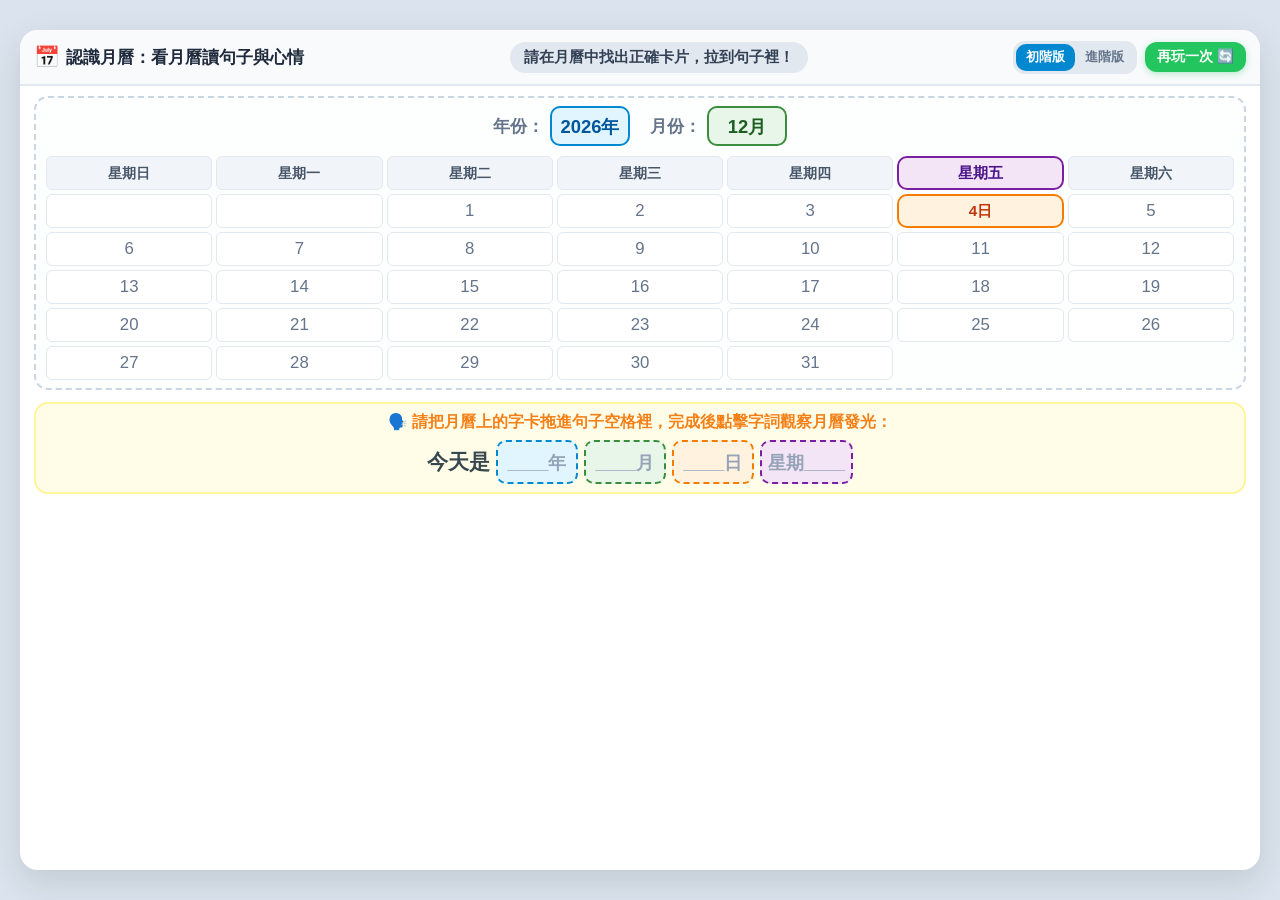
<file: index.html>
<!DOCTYPE html>
<html lang="zh-Hant">
<head>
  <meta charset="UTF-8">
  <meta name="viewport" content="width=device-width, initial-scale=1.0, maximum-scale=1.0, user-scalable=no">
  <title>認識月曆與心情 - 日曆小管家</title>
  <link rel="stylesheet" href="style.css?v=2">
</head>
<body>
  <div class="game-container">
    <!-- 頂部導航列 -->
    <header class="top-bar">
      <div class="header-title-wrap">
        <span class="header-icon">📅</span>
        <h1 class="header-title">認識月曆：看月曆讀句子與心情</h1>
      </div>
      <div id="feedback-banner" class="feedback-banner" aria-live="polite">
        請在月曆中找出正確卡片，拉到句子裡！
      </div>
      <div class="header-actions">
        <div class="mode-switch-wrap">
          <button id="btn-mode-easy" class="btn-mode active">初階版</button>
          <button id="btn-mode-hard" class="btn-mode">進階版</button>
        </div>
        <button id="btn-restart" class="btn-restart-top">再玩一次 🔄</button>
      </div>
    </header>

    <!-- 主遊戲舞台 -->
    <main class="main-content">
      <!-- 上半部：放大版月曆 -->
      <section class="calendar-section">
        <div class="calendar-plate">
          <div class="cal-top-row">
            <div class="cal-slot-item">
              <span class="slot-label-text">年份：</span>
              <div class="source-card card-year" id="card-year" data-type="year"></div>
            </div>
            <div class="cal-slot-item">
              <span class="slot-label-text">月份：</span>
              <div class="source-card card-month" id="card-month" data-type="month"></div>
            </div>
          </div>

          <div class="cal-grid" id="cal-grid"></div>
        </div>
      </section>

      <!-- 下半部：句子與心情互動區 -->
      <section class="bottom-section">
        <!-- 句子填空列 (放大25%) -->
        <div class="sentence-box">
          <div class="sentence-guide" id="sentence-guide-txt">
            🗣️ 請把月曆上的字卡拖進句子空格裡，完成後點擊字詞觀察月曆發光：
          </div>
          <div class="sentence-row">
            <span class="sentence-prefix">今天是</span>
            <div class="sentence-slot slot-year" id="target-year" data-type="year">____年</div>
            <div class="sentence-slot slot-month" id="target-month" data-type="month">____月</div>
            <div class="sentence-slot slot-day" id="target-day" data-type="day">____日</div>
            <div class="sentence-slot slot-weekday" id="target-weekday" data-type="weekday">星期____</div>
          </div>
        </div>

        <!-- 心情互動區 (點擊即選取，放大30%) -->
        <div class="mood-box hidden" id="mood-section">
          <div class="mood-question" id="mood-prompt-title">💖 今天的心情怎麼樣？請點選下方的心情卡片：</div>
          <div class="mood-deck" id="mood-deck"></div>
        </div>
      </section>
    </main>
  </div>

  <script src="script.js"></script>
</body>
</html>
</file>
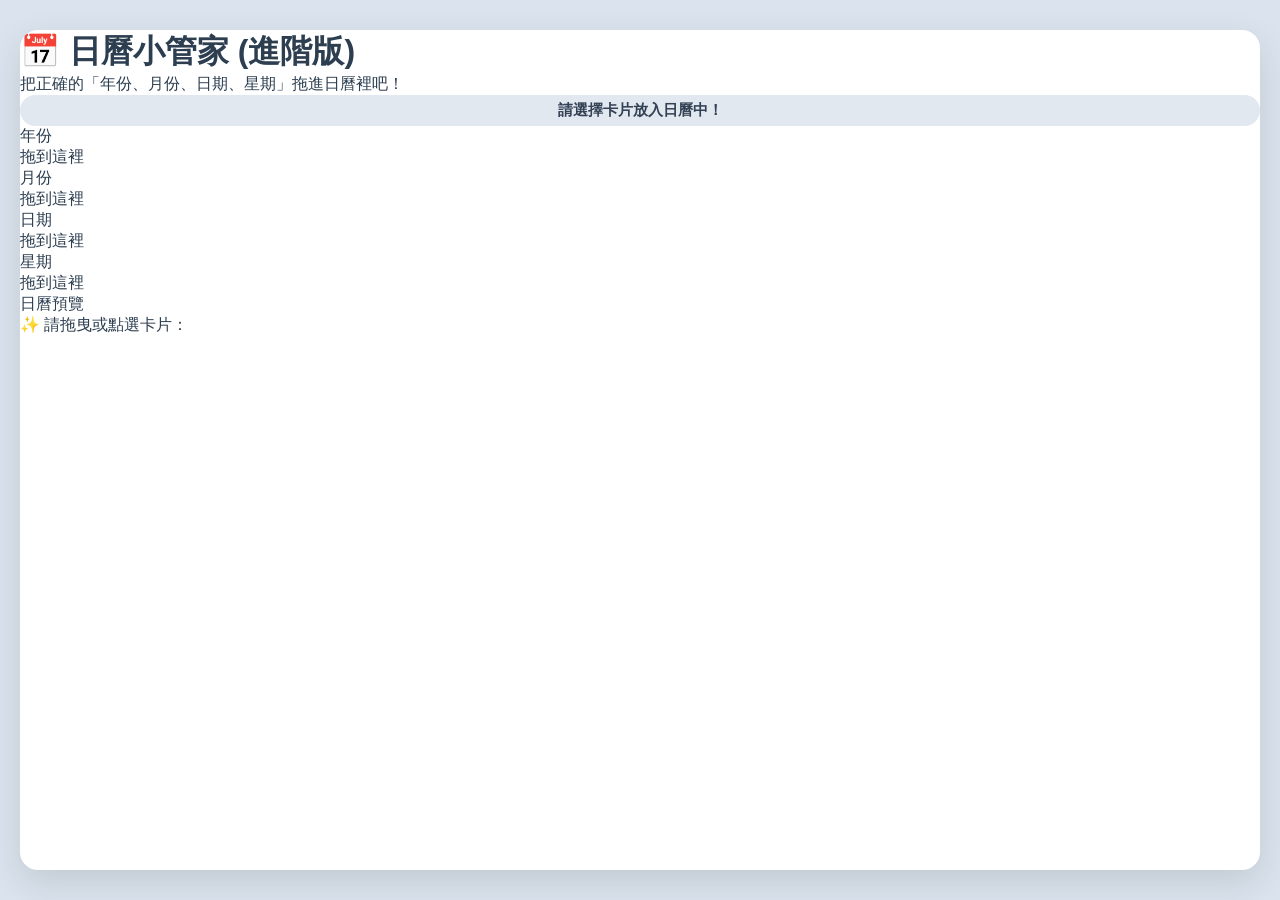
<file: index (4).html>
<!DOCTYPE html>
<html lang="zh-HK">
<head>
  <meta charset="UTF-8">
  <meta name="viewport" content="width=device-width, initial-scale=1.0, maximum-scale=1.0, user-scalable=no">
  <title>日曆小管家 - 認識日期互動遊戲</title>
  <link rel="stylesheet" href="style.css">
</head>
<body>
  <div class="game-container">
    <header class="game-header">
      <h1 class="title">📅 日曆小管家 (進階版)</h1>
      <p class="subtitle">把正確的「年份、月份、日期、星期」拖進日曆裡吧！</p>
    </header>

    <!-- 即時正向回饋提示列 -->
    <div id="feedback-banner" class="feedback-banner" aria-live="polite">請選擇卡片放入日曆中！</div>

    <!-- 上半部：動態日曆表底板 -->
    <div class="calendar-board">
      <div class="calendar-top">
        <div class="slot-box" data-type="year">
          <span class="slot-label">年份</span>
          <div class="drop-zone" id="slot-year" data-type="year">拖到這裡</div>
        </div>
        <div class="slot-box" data-type="month">
          <span class="slot-label">月份</span>
          <div class="drop-zone" id="slot-month" data-type="month">拖到這裡</div>
        </div>
      </div>

      <div class="calendar-middle">
        <div class="slot-box large" data-type="day">
          <span class="slot-label">日期</span>
          <div class="drop-zone day-zone" id="slot-day" data-type="day">拖到這裡</div>
        </div>
      </div>

      <div class="calendar-bottom">
        <div class="slot-box" data-type="weekday">
          <span class="slot-label">星期</span>
          <div class="drop-zone" id="slot-weekday" data-type="weekday">拖到這裡</div>
        </div>
      </div>

      <!-- 動態月曆小網格底板 -->
      <div class="mini-calendar-preview">
        <div class="mini-cal-title" id="mini-cal-title">日曆預覽</div>
        <div class="mini-cal-grid" id="mini-cal-grid"></div>
      </div>
    </div>

    <!-- 下半部：待選卡片區（附干擾選項） -->
    <div class="cards-deck-container">
      <div class="deck-title">✨ 請拖曳或點選卡片：</div>
      <div class="cards-deck" id="cards-deck">
        <!-- 由 JavaScript 動態生成卡片 -->
      </div>
    </div>
  </div>

  <!-- 完成時的正向獎勵彈窗 -->
  <div id="modal-success" class="modal-overlay hidden">
    <div class="modal-card">
      <div class="modal-icon">🌟🎉🌟</div>
      <h2 class="modal-title">太棒了！你完成了今天的日曆！</h2>
      <p class="modal-desc">你看得好專注，每一步都做得非常出色！</p>
      <button id="btn-restart" class="btn-primary">再玩一次 🔄</button>
    </div>
  </div>

  <script src="script.js"></script>
</body>
</html>
</file>
<file: style.css>
* {
  box-sizing: border-box;
  margin: 0;
  padding: 0;
  user-select: none;
  -webkit-user-select: none;
  font-family: -apple-system, BlinkMacSystemFont, "PingFang TC", "Microsoft JhengHei", sans-serif;
}

:root {
  --c-year-bg: #e1f5fe;
  --c-year-border: #0288d1;
  --c-year-txt: #01579b;

  --c-month-bg: #e8f5e9;
  --c-month-border: #388e3c;
  --c-month-txt: #1b5e20;

  --c-day-bg: #fff3e0;
  --c-day-border: #f57c00;
  --c-day-txt: #bf360c;

  --c-weekday-bg: #f3e5f5;
  --c-weekday-border: #7b1fa2;
  --c-weekday-txt: #4a148c;
}

body {
  background-color: #dbe4ee;
  color: #2c3e50;
  width: 100vw;
  min-height: 100vh;
  min-height: 100dvh;
  display: flex;
  justify-content: center;
  align-items: center;
  touch-action: manipulation;
  overflow-x: hidden;
}

/* 主容器：支援 iPad 與 iPhone */
.game-container {
  width: 100vw;
  max-width: 1240px;
  background: #ffffff;
  border-radius: 18px;
  box-shadow: 0 12px 35px rgba(0, 0, 0, 0.12);
  display: flex;
  flex-direction: column;
  overflow-y: auto; /* 允許手機小螢幕向下滾動查看心情區 */
  -webkit-overflow-scrolling: touch;
}

/* 在平板/桌機橫向大螢幕時保持鎖定全螢幕 */
@media (min-width: 769px) and (orientation: landscape) {
  body {
    height: 100vh;
    overflow: hidden;
  }
  .game-container {
    height: 100vh;
    max-height: 840px;
    overflow: hidden;
  }
}

/* 頂部列 */
.top-bar {
  min-height: 56px;
  background: #f8fafc;
  border-bottom: 2px solid #e2e8f0;
  display: flex;
  align-items: center;
  justify-content: space-between;
  padding: 6px 14px;
  flex-wrap: wrap;
  gap: 8px;
  position: sticky;
  top: 0;
  z-index: 200;
}

.header-title-wrap {
  display: flex;
  align-items: center;
  gap: 6px;
}

.header-icon { font-size: 1.3rem; }
.header-title { font-size: 1.05rem; color: #1e293b; }

.feedback-banner {
  font-size: 0.95rem;
  font-weight: bold;
  padding: 5px 14px;
  border-radius: 16px;
  background: #e2e8f0;
  color: #334155;
  transition: all 0.2s ease;
  text-align: center;
}

.feedback-banner.try-again {
  background: #ffebee;
  color: #d32f2f;
  border: 1.5px solid #ffcdd2;
}

.feedback-banner.step-correct {
  background: #e8f5e9;
  color: #2e7d32;
  border: 1.5px solid #c8e6c9;
}

.header-actions {
  display: flex;
  align-items: center;
  gap: 8px;
}

.mode-switch-wrap {
  display: flex;
  background: #e2e8f0;
  border-radius: 12px;
  padding: 3px;
}

.btn-mode {
  border: none;
  background: transparent;
  padding: 5px 10px;
  border-radius: 10px;
  font-size: 0.8rem;
  font-weight: bold;
  color: #64748b;
  cursor: pointer;
}

.btn-mode.active {
  background: #0288d1;
  color: #ffffff;
}

.btn-restart-top {
  background: #22c55e;
  color: white;
  border: none;
  font-size: 0.85rem;
  font-weight: bold;
  padding: 6px 12px;
  border-radius: 12px;
  cursor: pointer;
  box-shadow: 0 2px 6px rgba(34, 197, 94, 0.3);
  white-space: nowrap;
}

.btn-restart-top:active { transform: scale(0.95); }

/* 主內容區域 */
.main-content {
  flex: 1;
  display: flex;
  flex-direction: column;
  padding: 10px 14px;
  gap: 12px;
  padding-bottom: calc(20px + env(safe-area-inset-bottom, 0px));
}

/* 放大月曆 */
.calendar-section {
  background: #fdfefe;
  border: 2px dashed #cbd5e1;
  border-radius: 14px;
  padding: 8px 10px;
  display: flex;
  flex-direction: column;
}

.calendar-plate {
  display: flex;
  flex-direction: column;
  gap: 6px;
}

.cal-top-row {
  display: flex;
  justify-content: center;
  align-items: center;
  gap: 20px;
}

.cal-slot-item {
  display: flex;
  align-items: center;
  gap: 6px;
}

.slot-label-text {
  font-size: 1.05rem;
  font-weight: bold;
  color: #64748b;
}

.cal-grid {
  display: grid;
  grid-template-columns: repeat(7, 1fr);
  gap: 4px;
  margin-top: 4px;
}

.grid-cell {
  background: #ffffff;
  border: 1px solid #e2e8f0;
  border-radius: 6px;
  display: flex;
  align-items: center;
  justify-content: center;
  font-size: 1.05rem;
  color: #64748b;
  min-height: 34px;
  transition: all 0.2s;
}

.grid-cell.week-header {
  background: #f1f5f9;
  font-weight: bold;
  color: #475569;
  font-size: 0.88rem;
  min-height: 28px;
}

/* 月曆待選字卡 */
.source-card {
  min-width: 80px;
  min-height: 40px;
  border: 2.5px solid #94a3b8;
  background: #ffffff;
  border-radius: 10px;
  display: flex;
  align-items: center;
  justify-content: center;
  font-size: 1.15rem;
  font-weight: bold;
  color: #1e293b;
  cursor: grab;
  touch-action: none;
  padding: 2px 8px;
  transition: all 0.2s ease;
}

.source-card.card-weekday, .source-card.card-day {
  min-width: unset;
  width: 100%;
  height: 100%;
  min-height: 34px;
  font-size: 0.95rem;
}

.easy-mode .card-year { background: var(--c-year-bg); border-color: var(--c-year-border); color: var(--c-year-txt); }
.easy-mode .card-month { background: var(--c-month-bg); border-color: var(--c-month-border); color: var(--c-month-txt); }
.easy-mode .card-day { background: var(--c-day-bg); border-color: var(--c-day-border); color: var(--c-day-txt); }
.easy-mode .card-weekday { background: var(--c-weekday-bg); border-color: var(--c-weekday-border); color: var(--c-weekday-txt); }

.source-card:active, .source-card.dragging {
  cursor: grabbing;
  transform: scale(1.08);
  opacity: 0.9;
}

.source-card.selected-tap { outline: 3px solid #ff9800; }
.source-card.placed { opacity: 0.25; pointer-events: none; border-style: dashed; }

/* 當天格子呈現心情 */
.grid-cell.today-slot {
  border: 2px solid #ff9800;
  background: #fff8e1;
  font-weight: bold;
  color: #d84315;
  flex-direction: column;
}

.grid-cell.today-slot.mood-filled {
  border: 2px solid #4caf50;
  background: #e8f5e9;
  color: #2e7d32;
}

/* 高強度發光閃爍 */
.flash-focus {
  animation: pulseSlotHighlight 0.6s infinite alternate ease-in-out !important;
  opacity: 1 !important;
  z-index: 100 !important;
  box-shadow: 0 0 16px #ff6d00, 0 0 28px #ffa000 !important;
  border: 3px solid #ff6d00 !important;
  background-color: #fff9c4 !important;
  transform: scale(1.08) !important;
}

@keyframes pulseSlotHighlight {
  0% { transform: scale(1.03); box-shadow: 0 0 10px #ff9800; }
  100% { transform: scale(1.1); box-shadow: 0 0 20px #ff6d00, 0 0 30px #ffb300; }
}

/* 下方區域 */
.bottom-section {
  display: flex;
  flex-direction: column;
  gap: 10px;
}

/* 句子區域 */
.sentence-box {
  background: #fffde7;
  border: 2px solid #fff59d;
  border-radius: 14px;
  padding: 8px 10px;
  text-align: center;
}

.sentence-guide {
  font-size: 0.98rem;
  font-weight: bold;
  color: #f57f17;
  margin-bottom: 8px;
  line-height: 1.3;
}

.sentence-row {
  display: flex;
  align-items: center;
  justify-content: center;
  gap: 6px;
  flex-wrap: wrap;
}

.sentence-prefix {
  font-size: 1.3rem;
  font-weight: bold;
  color: #37474f;
}

.sentence-slot {
  min-width: 82px;
  min-height: 44px;
  border: 2px dashed #94a3b8;
  background: #ffffff;
  border-radius: 10px;
  display: flex;
  align-items: center;
  justify-content: center;
  font-size: 1.15rem;
  font-weight: bold;
  color: #94a3b8;
  cursor: pointer;
  padding: 0 6px;
  transition: transform 0.15s;
}

.easy-mode #target-year { background: var(--c-year-bg); border-color: var(--c-year-border); }
.easy-mode #target-month { background: var(--c-month-bg); border-color: var(--c-month-border); }
.easy-mode #target-day { background: var(--c-day-bg); border-color: var(--c-day-border); }
.easy-mode #target-weekday { background: var(--c-weekday-bg); border-color: var(--c-weekday-border); }

.sentence-slot.filled {
  border-style: solid;
  border-width: 2.5px;
  color: #1e293b !important;
  background: #ffffff !important;
}

.sentence-slot.filled:active { transform: scale(0.95); }

/* 心情互動區 */
.mood-box {
  background: #fdf2e9;
  border: 2px solid #fed7aa;
  border-radius: 14px;
  padding: 10px 12px;
  display: flex;
  flex-direction: column;
  align-items: center;
  margin-bottom: 12px;
}

.mood-question {
  font-size: 1.05rem;
  font-weight: bold;
  color: #c2410c;
  margin-bottom: 8px;
  text-align: center;
}

/* 心情卡片外層容器：強制 2 欄網格 */
.mood-deck {
  display: grid !important;
  grid-template-columns: repeat(2, 1fr) !important; /* 一行兩張 */
  gap: 10px !important;
  width: 100% !important;
  max-width: 320px !important; /* 限制寬度讓兩張並排更好看 */
  margin: 0 auto !important;
}

/* 點擊式心情卡片 */
.mood-card {
  min-height: 48px;
  background: #ffffff;
  border: 2.5px solid #fdba74;
  border-radius: 14px;
  padding: 6px 10px;
  display: flex !important;
  align-items: center;
  justify-content: center;
  gap: 6px;
  font-size: 1.15rem;
  font-weight: bold;
  color: #334155;
  cursor: pointer;
  box-shadow: 0 3px 8px rgba(0, 0, 0, 0.06);
  transition: all 0.25s ease;
  width: 100% !important;
  box-sizing: border-box !important;
}

.mood-card .mood-emoji { font-size: 1.5rem; }
.mood-card:active { transform: scale(0.95); }

.mood-card.selected-active {
  border: 3px solid #4caf50;
  background: #e8f5e9;
  color: #1b5e20;
  transform: scale(1.05);
  box-shadow: 0 4px 12px rgba(76, 175, 80, 0.3);
}

.mood-card.dimmed {
  opacity: 0.25;
  filter: grayscale(100%);
  background: #f1f5f9;
  border-color: #cbd5e1;
  color: #94a3b8;
  transform: scale(0.95);
}

.hidden { display: none !important; }

/* 針對 iPhone / 直向螢幕的最佳化 (寬度小於 600px) */
@media (max-width: 600px) {
  .top-bar {
    padding: 6px 10px;
  }
  .feedback-banner {
    order: 3;
    width: 100%;
    font-size: 0.85rem;
  }
  .grid-cell {
    font-size: 0.95rem;
    min-height: 30px;
  }
  .grid-cell.week-header {
    font-size: 0.75rem;
    min-height: 24px;
    padding: 1px;
  }
  .source-card.card-weekday {
    font-size: 0.75rem;
    padding: 0;
  }
  .sentence-slot {
    min-width: 72px;
    font-size: 1rem;
    min-height: 40px;
  }
  .sentence-prefix {
    font-size: 1.15rem;
  }
}
</file>
